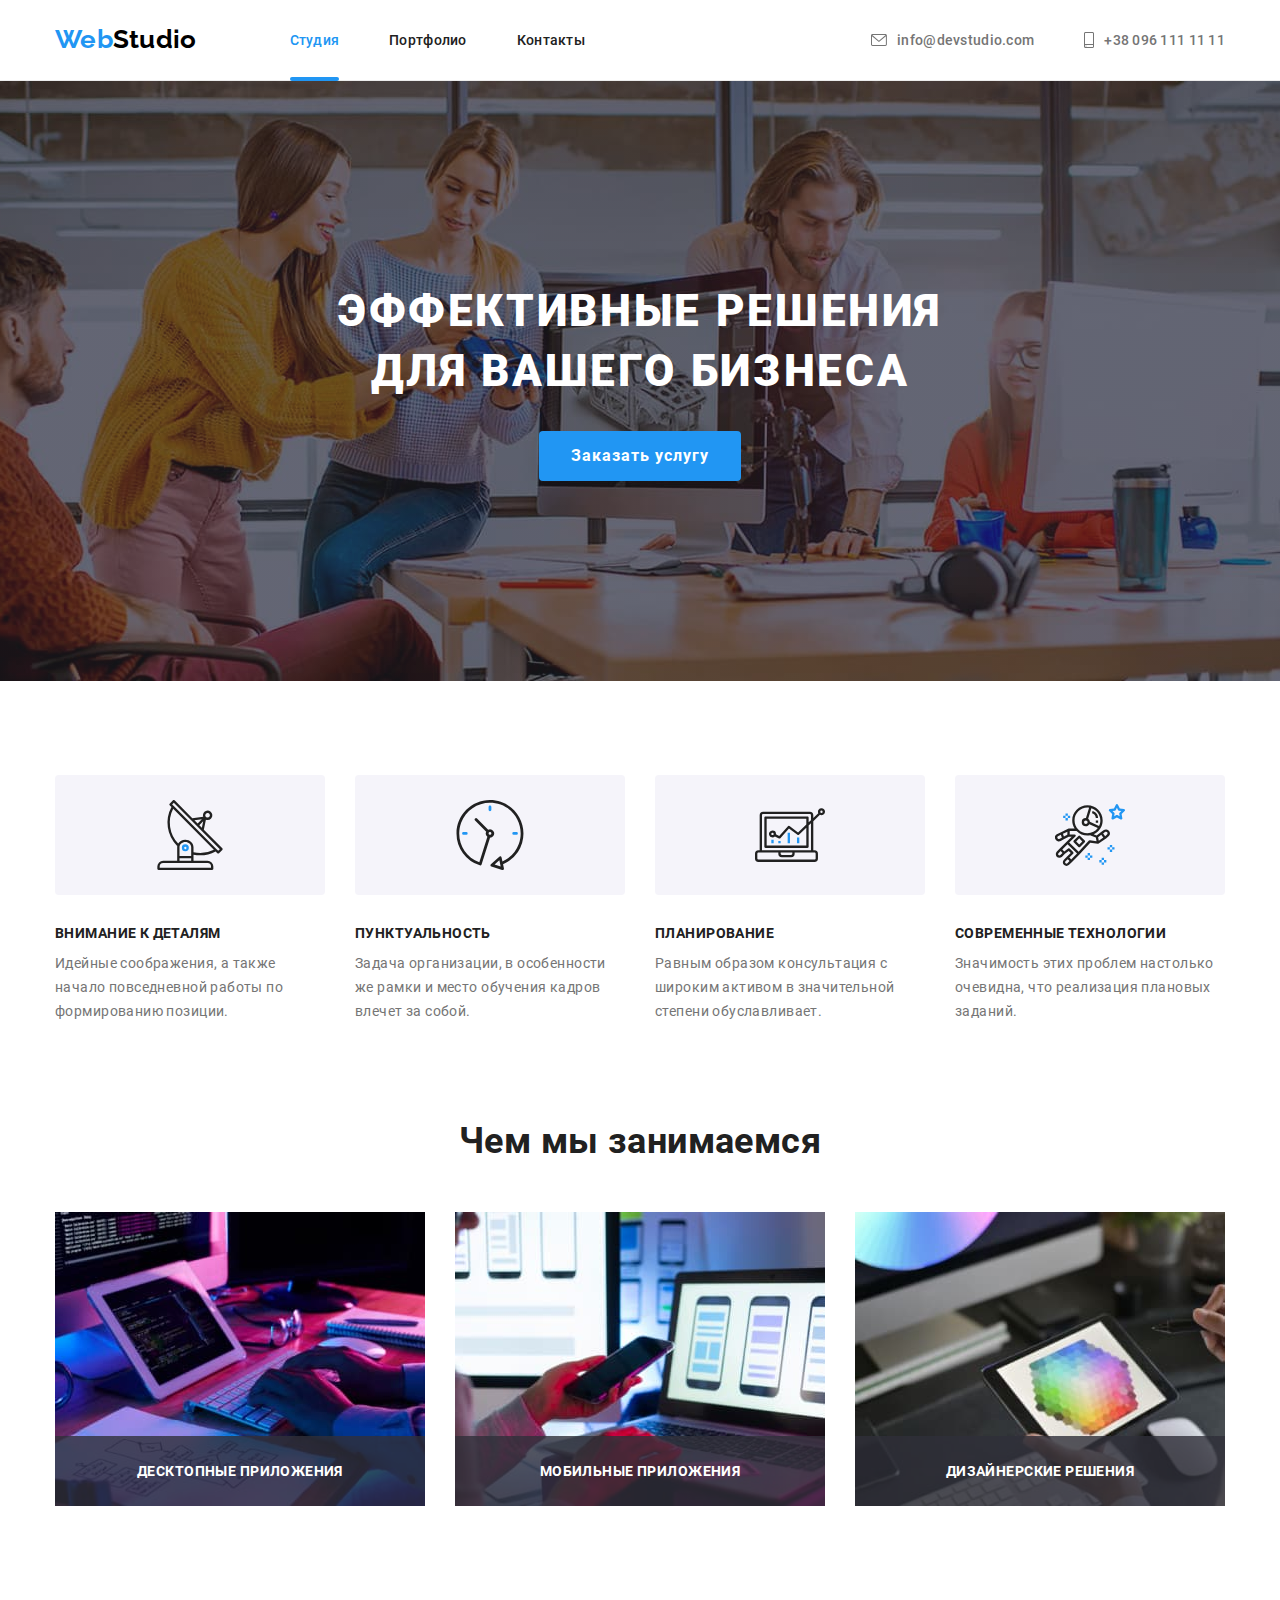
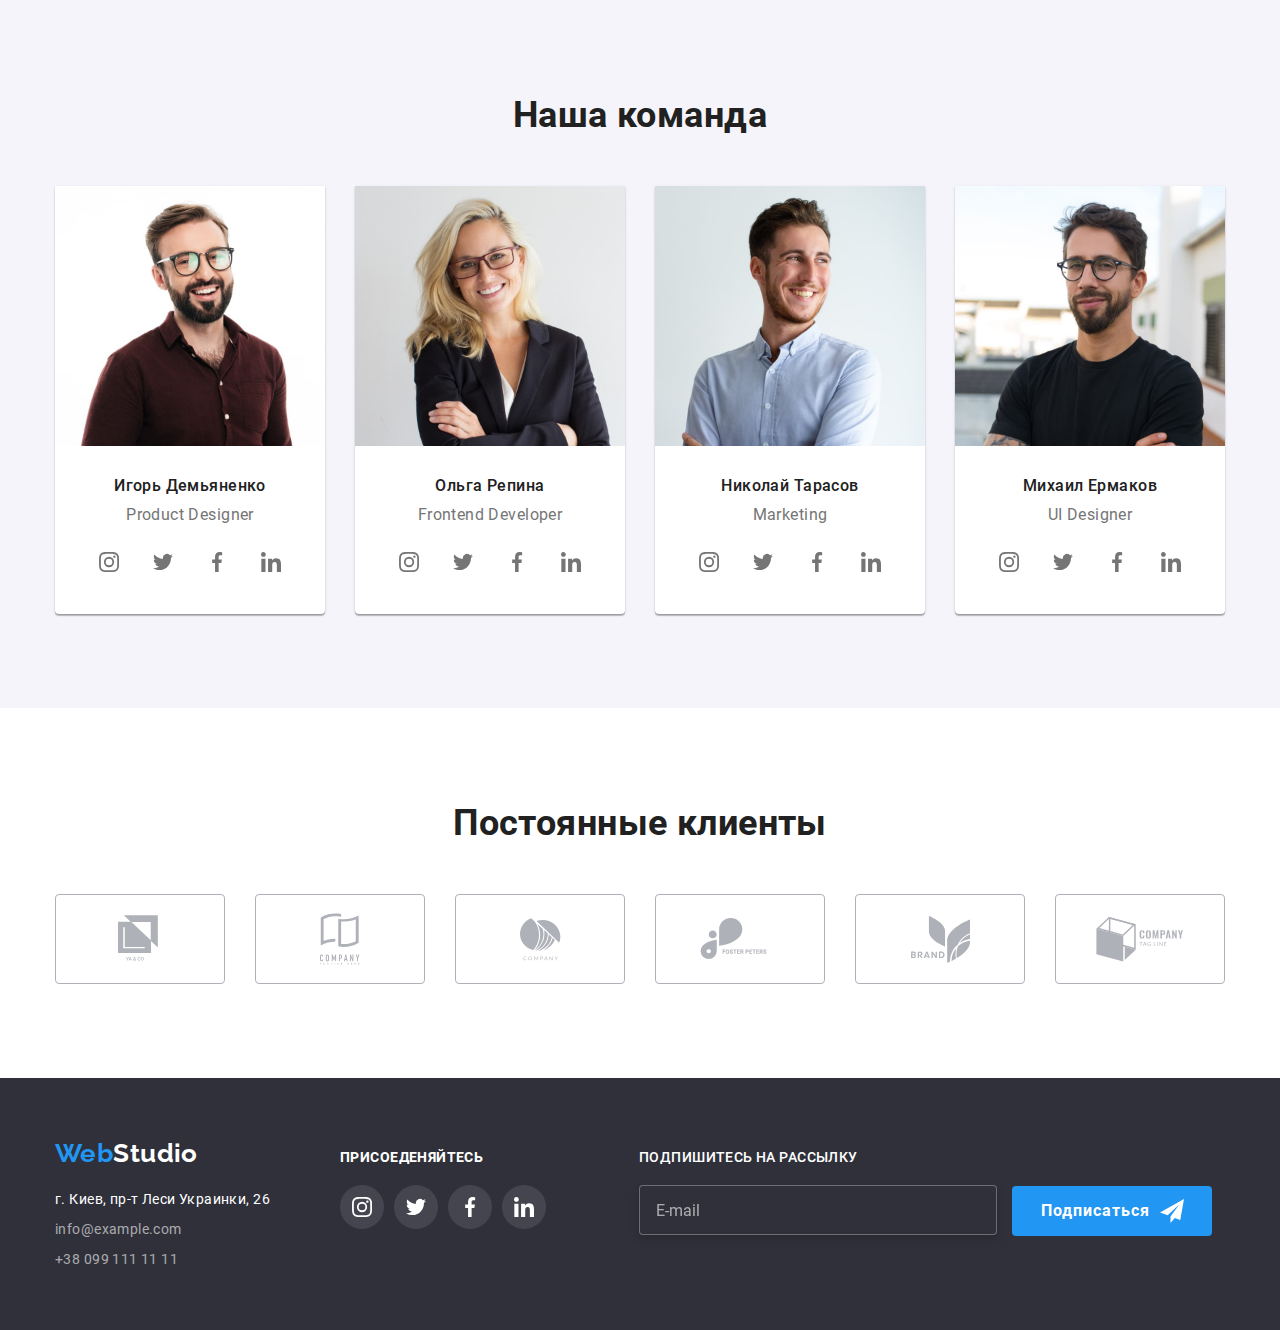
<file: index.html>
<!DOCTYPE html>
<html lang="ru">
  <head>
    <meta charset="UTF-8" />
    <meta name="viewport" content="width=device-width, initial-scale=1.0" />
    <title>WebStudio</title>
    <link rel="stylesheet" href="./css/main.min.css" />
  </head>

  <body class="page">
    <!-- Верхняя линия сайта -->
    <header class="menu" id="home-page">
      <div class="menu__box container">
        <nav class="nav">
          <!-- Логотип компании -->
          <a class="logo link" href="#home-page">
            <span class="logo__accent">Web</span>Studio
          </a>

          <ul class="site-nav list">
            <li class="site-nav__item">
              <a
                class="site-nav__link site-nav__link--active link"
                href="#home-page"
                >Студия</a
              >
            </li>
            <li class="site-nav__item">
              <a class="site-nav__link link" href="./portfolio.html"
                >Портфолио</a
              >
            </li>
            <li class="site-nav__item">
              <a class="site-nav__link link" href="#">Контакты</a>
            </li>
          </ul>
        </nav>

        <ul class="communications list">
          <li class="communications__item">
            <a
              class="communications__link link"
              href="mailto:info@devstudio.com"
            >
              <svg class="communications__icon communications__envelope">
                <use href="./images/svg/sprite.svg#envelope"></use>
              </svg>
              info@devstudio.com</a
            >
          </li>
          <li class="communications__item">
            <a class="communications__link link" href="tel:+38-096-111-11-11">
              <svg class="communications__icon communications__smartphone">
                <use href="./images/svg/sprite.svg#smartphone"></use>
              </svg>
              +38 096 111 11 11</a
            >
          </li>
        </ul>
      </div>
    </header>

    <main>
      <!-- Шапка -->

      <section class="banner">
        <div class="container">
          <h1 class="banner__title">Эффективные решения для вашего бизнеса</h1>
          <button class="banner__button button" data-modal-open type="button">
            Заказать услугу
          </button>
        </div>
      </section>

      <!-- Особенности -->

      <section class="section">
        <div class="container feature">
          <h2 class="section__title visually-hidden">Особенности</h2>

          <ul class="feature__list list">
            <li class="feature__item feature__icon-antenna">
              <h3 class="feature__title">Внимание к деталям</h3>
              <p class="feature__text">
                Идейные соображения, а также начало повседневной работы по
                формированию позиции.
              </p>
            </li>
            <li class="feature__item feature__icon-clock">
              <h3 class="feature__title">Пунктуальность</h3>
              <p class="feature__text">
                Задача организации, в особенности же рамки и место обучения
                кадров влечет за собой.
              </p>
            </li>
            <li class="feature__item feature__icon-diagram">
              <h3 class="feature__title">Планирование</h3>
              <p class="feature__text">
                Равным образом консультация с широким активом в значительной
                степени обуславливает.
              </p>
            </li>
            <li class="feature__item feature__icon-astronaut">
              <h3 class="feature__title">Современные технологии</h3>
              <p class="feature__text">
                Значимость этих проблем настолько очевидна, что реализация
                плановых заданий.
              </p>
            </li>
          </ul>
        </div>
      </section>

      <!-- Чем мы занимаемся -->

      <section class="section">
        <div class="container practice">
          <h2 class="section__title">Чем мы занимаемся</h2>
          <ul class="practice__list list">
            <li class="practice__item">
              <img
                class="practice__image"
                src="./images/box-1.jpg"
                alt="Написание кода программы"
                width="370"
              />
              <div class="practice__box-inside">
                <p class="practice__text">Десктопные приложения</p>
              </div>
            </li>
            <li class="practice__item">
              <img
                class="practice__image"
                src="./images/box-2.jpg"
                alt="Создание структуры программы"
                width="370"
              />
              <div class="practice__box-inside">
                <p class="practice__text">Мобильные приложения</p>
              </div>
            </li>
            <li class="practice__item">
              <img
                class="practice__image"
                src="./images/box-3.jpg"
                alt="Разработка дизайна проэкта"
                width="370"
              />
              <div class="practice__box-inside">
                <p class="practice__text">Дизайнерские решения</p>
              </div>
            </li>
          </ul>
        </div>
      </section>

      <!-- Наша команда -->

      <section class="section team">
        <div class="container team__box">
          <h2 class="section__title">Наша команда</h2>

          <ul class="team__list list">
            <li class="team__item">
              <img
                class="team__image"
                src="./images/product-desinger.jpg"
                alt="Дизайнер продукта"
                width="270"
              />
              <div class="team__text">
                <h3 class="team__title">Игорь Демьяненко</h3>
                <p class="team__career">Product Designer</p>
              </div>

              <ul class="team-social list">
                <li class="team-social__item">
                  <a
                    class="team-social__link link"
                    href="http://www.instagram.com/?hl=ru"
                  >
                    <svg class="team-social__instagram">
                      <use href="./images/svg/sprite.svg#instagram"></use>
                    </svg>
                  </a>
                </li>
                <li class="team-social__item">
                  <a
                    class="team-social__link link"
                    href="http://twitter.com/?lang=ru"
                  >
                    <svg class="team-social__twitter">
                      <use href="./images/svg/sprite.svg#twitter"></use>
                    </svg>
                  </a>
                </li>
                <li class="team-social__item">
                  <a
                    class="team-social__link link"
                    href="http://www.facebook.com/"
                  >
                    <svg class="team-social__facebook">
                      <use href="./images/svg/sprite.svg#facebook"></use>
                    </svg>
                  </a>
                </li>
                <li class="team-social__item">
                  <a
                    class="team-social__link link"
                    href="http://www.linkedin.com/"
                  >
                    <svg class="team-social__linkedin">
                      <use href="./images/svg/sprite.svg#linkedin"></use>
                    </svg>
                  </a>
                </li>
              </ul>
            </li>

            <li class="team__item">
              <img
                class="team__image"
                src="./images/frontend-developer.jpg"
                alt="Фронтенд разработчик"
                width="270"
              />
              <div class="team__text">
                <h3 class="team__title">Ольга Репина</h3>
                <p class="team__career">Frontend Developer</p>
              </div>

              <ul class="team-social list">
                <li class="team-social__item">
                  <a
                    class="team-social__link link"
                    href="http://www.instagram.com/?hl=ru"
                  >
                    <svg class="team-social__instagram">
                      <use href="./images/svg/sprite.svg#instagram"></use>
                    </svg>
                  </a>
                </li>
                <li class="team-social__item">
                  <a
                    class="team-social__link link"
                    href="http://twitter.com/?lang=ru"
                  >
                    <svg class="team-social__twitter">
                      <use href="./images/svg/sprite.svg#twitter"></use>
                    </svg>
                  </a>
                </li>
                <li class="team-social__item">
                  <a
                    class="team-social__link link"
                    href="http://www.facebook.com/"
                  >
                    <svg class="team-social__facebook">
                      <use href="./images/svg/sprite.svg#facebook"></use>
                    </svg>
                  </a>
                </li>
                <li class="team-social__item">
                  <a
                    class="team-social__link link"
                    href="http://www.linkedin.com/"
                  >
                    <svg class="team-social__linkedin">
                      <use href="./images/svg/sprite.svg#linkedin"></use>
                    </svg>
                  </a>
                </li>
              </ul>
            </li>

            <li class="team__item">
              <img
                class="team__image"
                src="./images/marketing.jpg"
                alt="Маркетолог"
                width="270"
              />
              <div class="team__text">
                <h3 class="team__title">Николай Тарасов</h3>
                <p class="team__career">Marketing</p>
              </div>

              <ul class="team-social list">
                <li class="team-social__item">
                  <a
                    class="team-social__link link"
                    href="http://www.instagram.com/?hl=ru"
                  >
                    <svg class="team-social__instagram">
                      <use href="./images/svg/sprite.svg#instagram"></use>
                    </svg>
                  </a>
                </li>
                <li class="team-social__item">
                  <a
                    class="team-social__link link"
                    href="http://twitter.com/?lang=ru"
                  >
                    <svg class="team-social__twitter">
                      <use href="./images/svg/sprite.svg#twitter"></use>
                    </svg>
                  </a>
                </li>
                <li class="team-social__item">
                  <a
                    class="team-social__link link"
                    href="http://www.facebook.com/"
                  >
                    <svg class="team-social__facebook">
                      <use href="./images/svg/sprite.svg#facebook"></use>
                    </svg>
                  </a>
                </li>
                <li class="team-social__item">
                  <a
                    class="team-social__link link"
                    href="http://www.linkedin.com/"
                  >
                    <svg class="team-social__linkedin">
                      <use href="./images/svg/sprite.svg#linkedin"></use>
                    </svg>
                  </a>
                </li>
              </ul>
            </li>

            <li class="team__item">
              <img
                class="team__image"
                src="./images/ui-desinger.jpg"
                alt="Дизайнер пользовательского интерфейса"
                width="270"
              />
              <div class="team__text">
                <h3 class="team__title">Михаил Ермаков</h3>
                <p class="team__career">UI Designer</p>
              </div>

              <ul class="team-social list">
                <li class="team-social__item">
                  <a
                    class="team-social__link link"
                    href="http://www.instagram.com/?hl=ru"
                  >
                    <svg class="team-social__instagram">
                      <use href="./images/svg/sprite.svg#instagram"></use>
                    </svg>
                  </a>
                </li>
                <li class="team-social__item">
                  <a
                    class="team-social__link link"
                    href="http://twitter.com/?lang=ru"
                  >
                    <svg class="team-social__twitter">
                      <use href="./images/svg/sprite.svg#twitter"></use>
                    </svg>
                  </a>
                </li>
                <li class="team-social__item">
                  <a
                    class="team-social__link link"
                    href="http://www.facebook.com/"
                  >
                    <svg class="team-social__facebook">
                      <use href="./images/svg/sprite.svg#facebook"></use>
                    </svg>
                  </a>
                </li>
                <li class="team-social__item">
                  <a
                    class="team-social__link link"
                    href="http://www.linkedin.com/"
                  >
                    <svg class="team-social__linkedin">
                      <use href="./images/svg/sprite.svg#linkedin"></use>
                    </svg>
                  </a>
                </li>
              </ul>
            </li>
          </ul>
        </div>
      </section>

      <!-- Постоянные клиенты -->

      <section class="section">
        <div class="container clients">
          <h2 class="clients__title">Постоянные клиенты</h2>
          <ul class="clients__list list">
            <li class="clients__item">
              <a class="clients__link link" href="#">
                <svg class="clients__company client-icon">
                  <use href="./images/svg/sprite.svg#logo-1"></use>
                </svg>
              </a>
            </li>
            <li class="clients__item">
              <a class="clients__link link" href="#">
                <svg class="clients__company client-icon">
                  <use href="./images/svg/sprite.svg#logo-2"></use>
                </svg>
              </a>
            </li>
            <li class="clients__item">
              <a class="clients__link link" href="#">
                <svg class="clients__company client-icon">
                  <use href="./images/svg/sprite.svg#logo-3"></use>
                </svg>
              </a>
            </li>
            <li class="clients__item">
              <a class="clients__link link" href="#">
                <svg class="clients__company client-icon">
                  <use href="./images/svg/sprite.svg#logo-4"></use>
                </svg>
              </a>
            </li>
            <li class="clients__item">
              <a class="clients__link link" href="#">
                <svg class="clients__company client-icon">
                  <use href="./images/svg/sprite.svg#logo-5"></use>
                </svg>
              </a>
            </li>
            <li class="clients__item">
              <a class="clients__link link" href="#">
                <svg class="clients__company client-icon">
                  <use href="./images/svg/sprite.svg#logo-6"></use>
                </svg>
              </a>
            </li>
          </ul>
        </div>
      </section>
    </main>

    <!-- Футер -->

    <footer class="footer">
      <div class="container footer__box">
        <div class="main-address">
          <a class="logo link" href="#home-page">
            <p class="main-address__text">
              <span class="logo__accent">Web</span>Studio
            </p>
          </a>

          <!-- Адрес -->

          <address class="address">
            <ul class="address__list list">
              <li class="address__item">
                <p class="address__text">г. Киев, пр-т Леси Украинки, 26</p>
              </li>
              <li class="address__item">
                <a class="address__link link" href="mailto:info@example.com"
                  >info@example.com</a
                >
              </li>
              <li class="address__item">
                <a class="address__link link" href="tel:+38-099-111-11-11"
                  >+38 099 111 11 11</a
                >
              </li>
            </ul>
          </address>
        </div>

        <!-- Социальные ссылки -->

        <div class="social">
          <h2 class="social__title">Присоеденяйтесь</h2>
          <ul class="social__list list">
            <li class="social__item">
              <a
                class="social__link social__instagram-link link"
                href="https://www.instagram.com/?hl=ru"
              ></a>
            </li>
            <li class="social__item">
              <a
                class="social__link social__twitter-link link"
                href="https://twitter.com/?lang=ru"
              ></a>
            </li>
            <li class="social__item">
              <a
                class="social__link social__facebook-link link"
                href="https://www.facebook.com/"
              ></a>
            </li>
            <li class="social__item">
              <a
                class="social__link social__linkedin-link link"
                href="https://www.linkedin.com/"
              ></a>
            </li>
          </ul>
        </div>

        <!--  Подписка на рассылку -->

        <div class="subscription">
          <h2 class="subscription__title">Подпишитесь на рассылку</h2>
          <form class="subscription__form" action="#">
            <input
              type="email"
              class="subscription__input"
              name="subscripe-mail"
              placeholder="E-mail"
              pattern="[a-z0-9._%+-]+@[a-z0-9.-]+\.[a-z]{2,}$"
              autocomplete="off"
              required
            />
            <button type="submit" class="subscription__button button">
              Подписаться
            </button>
          </form>
        </div>
      </div>
    </footer>

    <!-- Модальное окно -->

    <div class="backdrop is-hidden" data-modal>
      <div class="modal">
        <button class="button-close" data-modal-close type="button">
          <svg class="button-close__svg">
            <use href="./images/svg/sprite.svg#btn-close"></use>
          </svg>
        </button>

        <h2 class="modal__title">Оставьте свои данные, мы вам перезвоним</h2>
        <form class="modal__form" action="#">
          <label class="modal__form-field">
            <span class="modal__form-label">Имя</span>
            <input
              type="text"
              class="modal__form-input"
              name="user-name"
              pattern="^[A-Za-zА-Яа-яЁё\s]+$"
              autocomplete="off"
              placeholder="Имя"
              required
            />
            <svg class="modal__form-icon">
              <use href="./images/svg/sprite.svg#person-black-18dp"></use>
            </svg>
          </label>

          <label class="modal__form-field">
            <span class="modal__form-label">Телефон</span>
            <input
              type="tel"
              class="modal__form-input"
              name="user-phone"
              pattern="[0-9]{10,12}"
              autocomplete="off"
              placeholder="Телефон"
              required
            />
            <svg class="modal__form-icon">
              <use href="./images/svg/sprite.svg#phone-black-18dp"></use>
            </svg>
          </label>

          <label class="modal__form-field">
            <span class="modal__form-label">Почта</span>
            <input
              type="email"
              class="modal__form-input"
              name="user-mail"
              pattern="[a-z0-9._%+-]+@[a-z0-9.-]+\.[a-z]{2,}$"
              autocomplete="off"
              placeholder="Почта"
              required
            />
            <svg class="modal__form-icon">
              <use href="./images/svg/sprite.svg#email-black-18dp"></use>
            </svg>
          </label>

          <label class="modal__form-field">
            <span class="modal__form-label">Комментарий</span>
            <textarea
              class="modal__form-textarea modal__form-input"
              name="user-message"
              rows="6"
              placeholder="Введите текст"
            ></textarea>
          </label>

          <label class="modal__form-checkbox">
            <input
              type="checkbox"
              class="modal__form-checkbox-input visually-hidden"
              name="checkbox"
              required
            />
            <span class="modal__checkbox-icon"></span>
            <span class="modal__form-checkbox-text"
              >Соглашаюсь с рассылкой и принимаю</span
            >
            <a class="modal__form-checkbox-link link" href="#"
              >Условия договора</a
            >
          </label>

          <button type="submit" class="modal__form-button button">
            Отправить
          </button>
        </form>
      </div>
    </div>

    <script src="./js/modal.js"></script>
  </body>
</html>
</file>
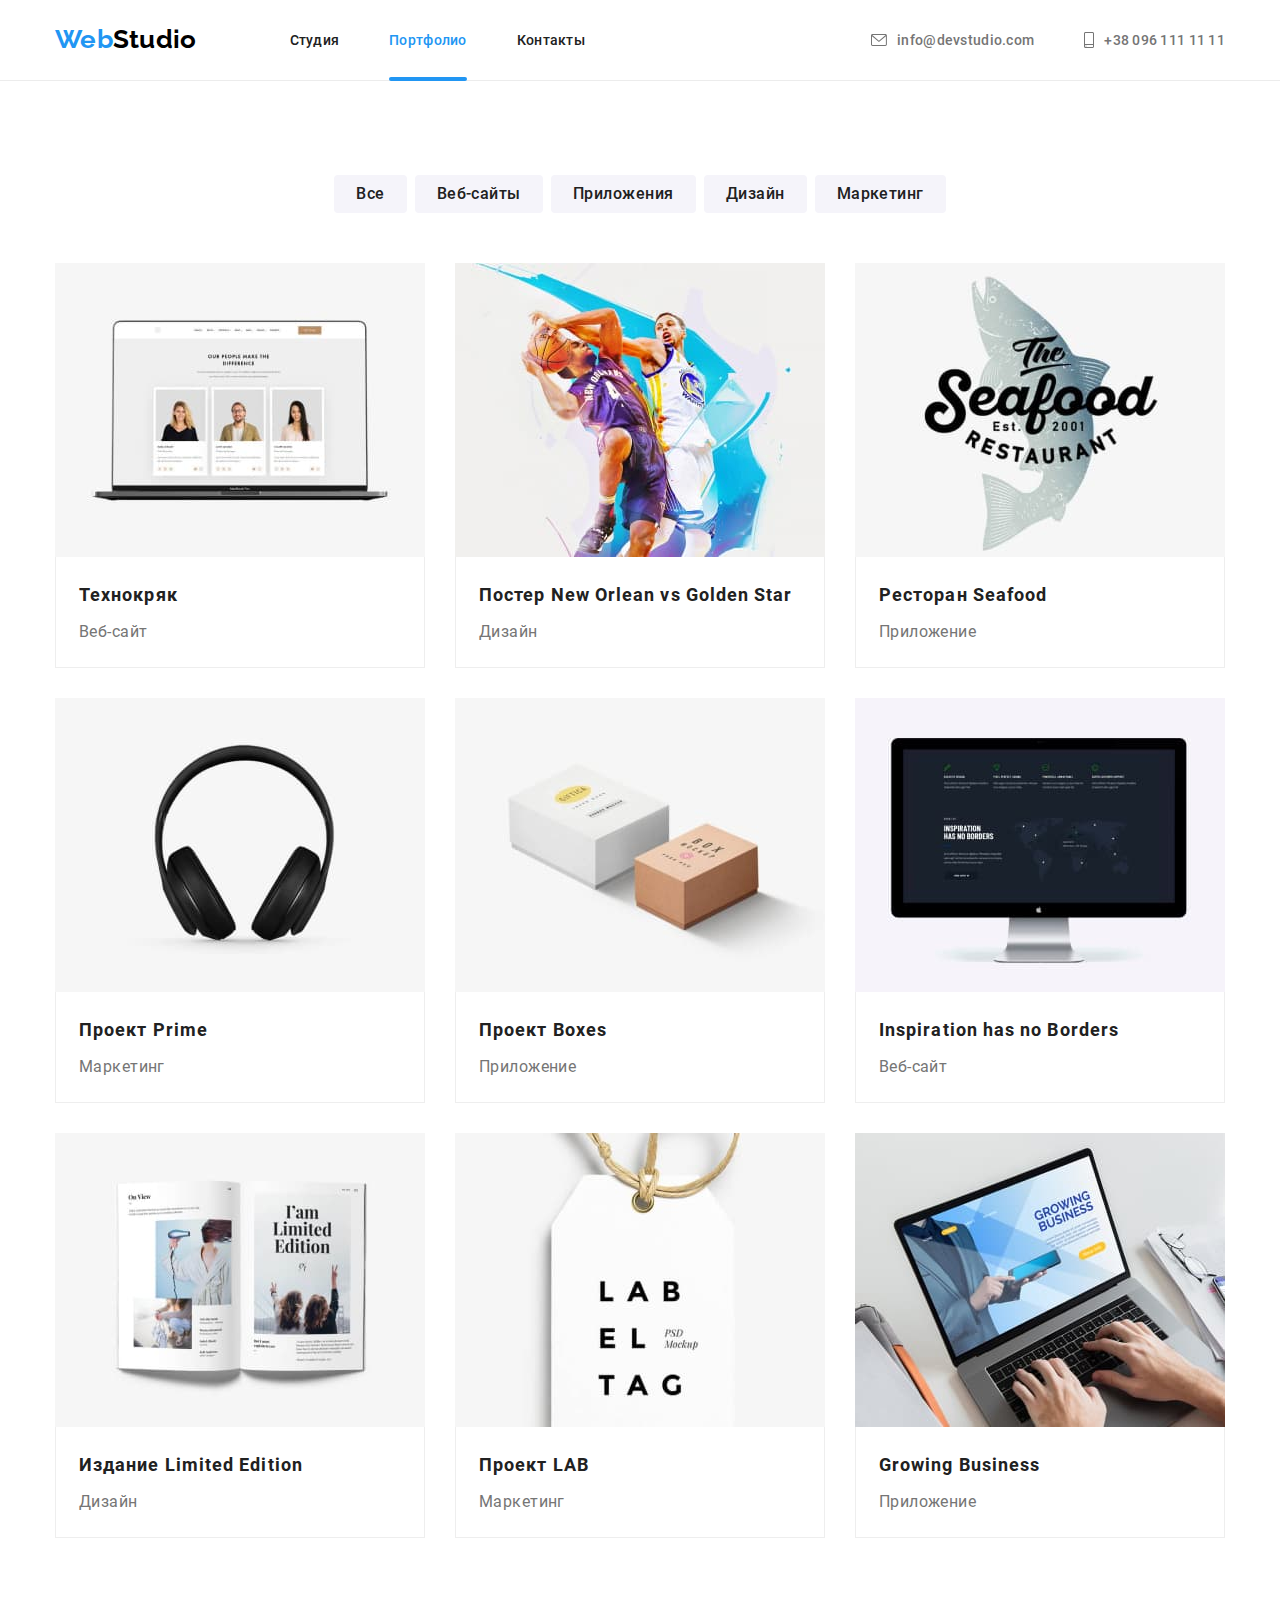
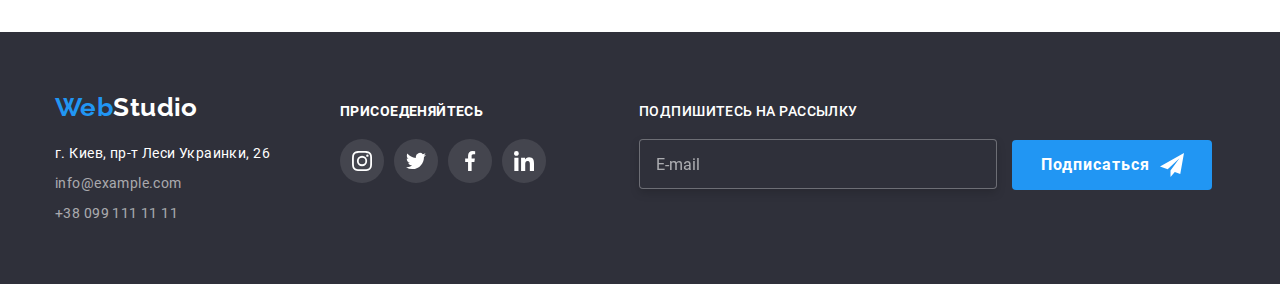
<file: portfolio.html>
<!DOCTYPE html>
<html lang="ru">
  <head>
    <meta charset="UTF-8" />
    <meta name="viewport" content="width=device-width, initial-scale=1.0" />
    <title>Portfolio Webstudio</title>
    <link rel="stylesheet" href="./css/main.min.css" />
  </head>

  <body class="page">
    <!-- Верхняя линия сайта -->
    <header class="menu" id="portfolio-page">
      <div class="menu__box container">
        <nav class="nav">
          <!-- Логотип компании -->
          <a class="logo link" href="./index.html">
            <span class="logo__accent">Web</span>Studio
          </a>

          <ul class="site-nav list">
            <li class="site-nav__item">
              <a class="site-nav__link link" href="./index.html">Студия</a>
            </li>
            <li class="site-nav__item">
              <a
                class="site-nav__link site-nav__link--active link"
                href="#portfolio-page"
                >Портфолио</a
              >
            </li>
            <li class="site-nav__item">
              <a class="site-nav__link link" href="#">Контакты</a>
            </li>
          </ul>
        </nav>

        <ul class="communications list">
          <li class="communications__item">
            <a
              class="communications__link link"
              href="mailto:info@devstudio.com"
            >
              <svg class="communications__icon communications__envelope">
                <use href="./images/svg/sprite.svg#envelope"></use>
              </svg>
              info@devstudio.com</a
            >
          </li>
          <li class="communications__item">
            <a class="communications__link link" href="tel:+38-096-111-11-11">
              <svg class="communications__icon communications__smartphone">
                <use href="./images/svg/sprite.svg#smartphone"></use>
              </svg>
              +38 096 111 11 11</a
            >
          </li>
        </ul>
      </div>
    </header>

    <main>
      <!-- Портфолио -->

      <div class="container">
        <section class="filter">
          <h1 class="visually-hidden">Портфолио</h1>

          <!-- Фильтр проэктов -->

          <ul class="filter__button list">
            <li class="filter__item">
              <button class="filter__btn button" type="button">Все</button>
            </li>
            <li class="filter__item">
              <button class="filter__btn button" type="button">
                Веб-сайты
              </button>
            </li>
            <li class="filter__item">
              <button class="filter__btn button" type="button">
                Приложения
              </button>
            </li>
            <li class="filter__item">
              <button class="filter__btn button" type="button">Дизайн</button>
            </li>
            <li class="filter__item">
              <button class="filter__btn button" type="button">
                Маркетинг
              </button>
            </li>
          </ul>

          <!-- Каталог проэктов -->

          <div class="catalog">
            <ul class="catalog__list list">
              <li class="catalog__item">
                <a class="link" href="#">
                  <div class="catalog__description">
                    <img
                      class="catalog__image"
                      src="./images/techno.jpg"
                      alt="Сайт компании Технокряк"
                      width="370"
                    />
                    <div class="catalog__description-pullout">
                      <p class="catalog__description-text">
                        Технокряк это современная площадка распространения
                        коронавируса. Компании используют эту платформу для
                        цифрового шпионажа и атак на защищённые сервера
                        конкурентов.
                      </p>
                    </div>
                  </div>
                  <div class="catalog__text">
                    <h2 class="catalog__title">Технокряк</h2>
                    <p class="catalog__project">Веб-сайт</p>
                  </div>
                </a>
              </li>

              <li class="catalog__item">
                <a class="link" href="#">
                  <div class="catalog__description">
                    <img
                      class="catalog__image"
                      src="./images/poster-orlean-star.jpg"
                      alt="Игра New Orlean против Golden Star"
                      width="370"
                    />
                    <div class="catalog__description-pullout">
                      <p class="catalog__description-text">
                        Технокряк это современная площадка распространения
                        коронавируса. Компании используют эту платформу для
                        цифрового шпионажа и атак на защищённые сервера
                        конкурентов.
                      </p>
                    </div>
                  </div>
                  <div class="catalog__text">
                    <h2 class="catalog__title">
                      Постер New Orlean vs Golden Star
                    </h2>
                    <p class="catalog__project">Дизайн</p>
                  </div>
                </a>
              </li>

              <li class="catalog__item">
                <a class="link" href="#">
                  <div class="catalog__description">
                    <img
                      class="catalog__image"
                      src="./images/restaurant-seafood.jpg"
                      alt="Ресторан Seafood"
                      width="370"
                    />
                    <div class="catalog__description-pullout">
                      <p class="catalog__description-text">
                        Технокряк это современная площадка распространения
                        коронавируса. Компании используют эту платформу для
                        цифрового шпионажа и атак на защищённые сервера
                        конкурентов.
                      </p>
                    </div>
                  </div>
                  <div class="catalog__text">
                    <h2 class="catalog__title">Ресторан Seafood</h2>
                    <p class="catalog__project">Приложение</p>
                  </div>
                </a>
              </li>

              <li class="catalog__item">
                <a class="link" href="#">
                  <div class="catalog__description">
                    <img
                      class="catalog__image"
                      src="./images/prime.jpg"
                      alt="Проект Prime"
                      width="370"
                    />
                    <div class="catalog__description-pullout">
                      <p class="catalog__description-text">
                        Технокряк это современная площадка распространения
                        коронавируса. Компании используют эту платформу для
                        цифрового шпионажа и атак на защищённые сервера
                        конкурентов.
                      </p>
                    </div>
                  </div>
                  <div class="catalog__text">
                    <h2 class="catalog__title">Проект Prime</h2>
                    <p class="catalog__project">Маркетинг</p>
                  </div>
                </a>
              </li>

              <li class="catalog__item">
                <a class="link" href="#">
                  <div class="catalog__description">
                    <img
                      class="catalog__image"
                      src="./images/boxes.jpg"
                      alt="Проект Boxes"
                      width="370"
                    />
                    <div class="catalog__description-pullout">
                      <p class="catalog__description-text">
                        Технокряк это современная площадка распространения
                        коронавируса. Компании используют эту платформу для
                        цифрового шпионажа и атак на защищённые сервера
                        конкурентов.
                      </p>
                    </div>
                  </div>
                  <div class="catalog__text">
                    <h2 class="catalog__title">Проект Boxes</h2>
                    <p class="catalog__project">Приложение</p>
                  </div>
                </a>
              </li>

              <li class="catalog__item">
                <a class="link" href="#">
                  <div class="catalog__description">
                    <img
                      class="catalog__image"
                      src="./images/inspiration.jpg"
                      alt="У вдохновения нет границ"
                      width="370"
                    />
                    <div class="catalog__description-pullout">
                      <p class="catalog__description-text">
                        Технокряк это современная площадка распространения
                        коронавируса. Компании используют эту платформу для
                        цифрового шпионажа и атак на защищённые сервера
                        конкурентов.
                      </p>
                    </div>
                  </div>
                  <div class="catalog__text">
                    <h2 class="catalog__title">Inspiration has no Borders</h2>
                    <p class="catalog__project">Веб-сайт</p>
                  </div>
                </a>
              </li>

              <li class="catalog__item">
                <a class="link" href="#">
                  <div class="catalog__description">
                    <img
                      class="catalog__image"
                      src="./images/limited-edition.jpg"
                      alt="Издание Limited Edition"
                      width="370"
                    />
                    <div class="catalog__description-pullout">
                      <p class="catalog__description-text">
                        Технокряк это современная площадка распространения
                        коронавируса. Компании используют эту платформу для
                        цифрового шпионажа и атак на защищённые сервера
                        конкурентов.
                      </p>
                    </div>
                  </div>
                  <div class="catalog__text">
                    <h2 class="catalog__title">Издание Limited Edition</h2>
                    <p class="catalog__project">Дизайн</p>
                  </div>
                </a>
              </li>

              <li class="catalog__item">
                <a class="link" href="#">
                  <div class="catalog__description">
                    <img
                      class="catalog__image"
                      src="./images/lab.jpg"
                      alt="Проект LAB"
                      width="370"
                    />
                    <div class="catalog__description-pullout">
                      <p class="catalog__description-text">
                        Технокряк это современная площадка распространения
                        коронавируса. Компании используют эту платформу для
                        цифрового шпионажа и атак на защищённые сервера
                        конкурентов.
                      </p>
                    </div>
                  </div>
                  <div class="catalog__text">
                    <h2 class="catalog__title">Проект LAB</h2>
                    <p class="catalog__project">Маркетинг</p>
                  </div>
                </a>
              </li>

              <li class="catalog__item">
                <a class="link" href="#">
                  <div class="catalog__description">
                    <img
                      class="catalog__image"
                      src="./images/growing-business.jpg"
                      alt="Растущий бизнес"
                      width="370"
                    />
                    <div class="catalog__description-pullout">
                      <p class="catalog__description-text">
                        Технокряк это современная площадка распространения
                        коронавируса. Компании используют эту платформу для
                        цифрового шпионажа и атак на защищённые сервера
                        конкурентов.
                      </p>
                    </div>
                  </div>
                  <div class="catalog__text">
                    <h2 class="catalog__title">Growing Business</h2>
                    <p class="catalog__project">Приложение</p>
                  </div>
                </a>
              </li>
            </ul>
          </div>
        </section>
      </div>
    </main>

    <!-- Футер -->

    <footer class="footer">
      <div class="container footer__box">
        <div class="main-address">
          <a class="logo link" href="./index.html">
            <p class="main-address__text">
              <span class="logo__accent">Web</span>Studio
            </p>
          </a>

          <!-- Адрес -->

          <address class="address">
            <ul class="address__list list">
              <li class="address__item">
                <p class="address__text">г. Киев, пр-т Леси Украинки, 26</p>
              </li>
              <li class="address__item">
                <a class="address__link link" href="mailto:info@example.com"
                  >info@example.com</a
                >
              </li>
              <li class="address__item">
                <a class="address__link link" href="tel:+38-099-111-11-11"
                  >+38 099 111 11 11</a
                >
              </li>
            </ul>
          </address>
        </div>

        <!-- Социальные ссылки -->

        <div class="social">
          <h2 class="social__title">Присоеденяйтесь</h2>
          <ul class="social__list list">
            <li class="social__item">
              <a
                class="social__link social__instagram-link link"
                href="https://www.instagram.com/?hl=ru"
              ></a>
            </li>
            <li class="social__item">
              <a
                class="social__link social__twitter-link link"
                href="https://twitter.com/?lang=ru"
              ></a>
            </li>
            <li class="social__item">
              <a
                class="social__link social__facebook-link link"
                href="https://www.facebook.com/"
              ></a>
            </li>
            <li class="social__item">
              <a
                class="social__link social__linkedin-link link"
                href="https://www.linkedin.com/"
              ></a>
            </li>
          </ul>
        </div>

        <!--  Подписка на рассылку -->

        <div class="subscription">
          <h2 class="subscription__title">Подпишитесь на рассылку</h2>
          <form class="subscription__form" action="#">
            <input
              type="email"
              class="subscription__input"
              name="subscripe-mail"
              placeholder="E-mail"
              pattern="[a-z0-9._%+-]+@[a-z0-9.-]+\.[a-z]{2,}$"
              autocomplete="off"
              required
            />
            <button type="submit" class="subscription__button button">
              Подписаться
            </button>
          </form>
        </div>
      </div>
    </footer>
  </body>
</html>
</file>
<file: css/main.min.css>
/*! modern-normalize v1.0.0 | MIT License | https://github.com/sindresorhus/modern-normalize */*,*::before,*::after{box-sizing:border-box}:root{-moz-tab-size:4;tab-size:4}html{line-height:1.15;-webkit-text-size-adjust:100%}body{margin:0}body{font-family:system-ui,-apple-system,"Segoe UI",Roboto,Helvetica,Arial,sans-serif,"Apple Color Emoji","Segoe UI Emoji"}hr{height:0;color:inherit}abbr[title]{text-decoration:underline dotted}b,strong{font-weight:bolder}code,kbd,samp,pre{font-family:ui-monospace, SFMono-Regular, Consolas, "Liberation Mono", Menlo, monospace;font-size:1em}small{font-size:80%}sub,sup{font-size:75%;line-height:0;position:relative;vertical-align:baseline}sub{bottom:-0.25em}sup{top:-0.5em}table{text-indent:0;border-color:inherit}button,input,optgroup,select,textarea{font-family:inherit;font-size:100%;line-height:1.15;margin:0}button,select{text-transform:none}button,[type="button"],[type="reset"],[type="submit"]{-webkit-appearance:button}::-moz-focus-inner{border-style:none;padding:0}:-moz-focusring{outline:1px dotted ButtonText}:-moz-ui-invalid{box-shadow:none}legend{padding:0}progress{vertical-align:baseline}::-webkit-inner-spin-button,::-webkit-outer-spin-button{height:auto}[type="search"]{-webkit-appearance:textfield;outline-offset:-2px}::-webkit-search-decoration{-webkit-appearance:none}::-webkit-file-upload-button{-webkit-appearance:button;font:inherit}summary{display:list-item}@font-face{font-family:"Raleway";font-style:normal;font-weight:700;src:url("../fonts/raleway-v17-latin_cyrillic-700.eot");src:local(""),url("../fonts/raleway-v17-latin_cyrillic-700.eot?#iefix") format("embedded-opentype"),url("../fonts/raleway-v17-latin_cyrillic-700.woff2") format("woff2"),url("../fonts/raleway-v17-latin_cyrillic-700.woff") format("woff"),url("../fonts/raleway-v17-latin_cyrillic-700.ttf") format("truetype"),url("../fonts/raleway-v17-latin_cyrillic-700.svg#Raleway") format("svg")}@font-face{font-family:"Roboto";font-style:normal;font-weight:400;src:url("../fonts/roboto-v20-latin_cyrillic-regular.eot");src:local("Roboto"),local("Roboto-Regular"),url("../fonts/roboto-v20-latin_cyrillic-regular.eot?#iefix") format("embedded-opentype"),url("../fonts/roboto-v20-latin_cyrillic-regular.woff2") format("woff2"),url("../fonts/roboto-v20-latin_cyrillic-regular.woff") format("woff"),url("../fonts/roboto-v20-latin_cyrillic-regular.ttf") format("truetype"),url("../fonts/roboto-v20-latin_cyrillic-regular.svg#Roboto") format("svg")}@font-face{font-family:"Roboto";font-style:normal;font-weight:500;src:url("../fonts/roboto-v20-latin_cyrillic-500.eot");src:local("Roboto Medium"),local("Roboto-Medium"),url("../fonts/roboto-v20-latin_cyrillic-500.eot?#iefix") format("embedded-opentype"),url("../fonts/roboto-v20-latin_cyrillic-500.woff2") format("woff2"),url("../fonts/roboto-v20-latin_cyrillic-500.woff") format("woff"),url("../fonts/roboto-v20-latin_cyrillic-500.ttf") format("truetype"),url("../fonts/roboto-v20-latin_cyrillic-500.svg#Roboto") format("svg")}@font-face{font-family:"Roboto";font-style:normal;font-weight:700;src:url("../fonts/roboto-v20-latin_cyrillic-700.eot");src:local("Roboto Bold"),local("Roboto-Bold"),url("../fonts/roboto-v20-latin_cyrillic-700.eot?#iefix") format("embedded-opentype"),url("../fonts/roboto-v20-latin_cyrillic-700.woff2") format("woff2"),url("../fonts/roboto-v20-latin_cyrillic-700.woff") format("woff"),url("../fonts/roboto-v20-latin_cyrillic-700.ttf") format("truetype"),url("../fonts/roboto-v20-latin_cyrillic-700.svg#Roboto") format("svg")}@font-face{font-family:"Roboto";font-style:normal;font-weight:900;src:url("../fonts/roboto-v20-latin_cyrillic-900.eot");src:local("Roboto Black"),local("Roboto-Black"),url("../fonts/roboto-v20-latin_cyrillic-900.eot?#iefix") format("embedded-opentype"),url("../fonts/roboto-v20-latin_cyrillic-900.woff2") format("woff2"),url("../fonts/roboto-v20-latin_cyrillic-900.woff") format("woff"),url("../fonts/roboto-v20-latin_cyrillic-900.ttf") format("truetype"),url("../fonts/roboto-v20-latin_cyrillic-900.svg#Roboto") format("svg")}html{font-size:calc((10 / 16) * 100%)}.page{background-color:#fff;color:#757575;font-family:Roboto, sans-serif;font-style:normal;font-weight:400;font-size:1.4rem;line-height:calc(24 / 14);letter-spacing:0.03em}.list{padding:0;margin:0;list-style:none}.link{text-decoration:none}.visually-hidden{position:absolute;width:1px;height:1px;margin:-1px;border:0;padding:0;white-space:nowrap;clip-path:inset(100%);clip:rect(0 0 0 0);overflow:hidden}.container{width:1200px;margin-left:auto;margin-right:auto;padding-left:15px;padding-right:15px}.logo{padding-top:24px;padding-bottom:24px;color:#000000;font-family:Raleway, sans-serif;font-weight:700;font-size:2.6rem;line-height:calc(31 / 26)}.logo .link{display:block}.logo__accent{color:#2196f3}.button{font-family:inherit}.banner__button,.modal__form-button,.subscription__button{min-width:200px;height:50px;padding-top:10px;padding-left:32px;padding-right:32px;padding-bottom:10px;border:none;border-radius:4px;background-color:#2196f3;color:#fff;font-weight:700;font-size:1.6rem;line-height:calc(30 / 16);letter-spacing:0.06em;cursor:pointer}.banner__button:hover,.modal__form-button:hover,.subscription__button:hover{background-color:#188ce8}.subscription__button{position:relative;padding-left:29px;text-align:start;transition-property:background-color;transition-duration:250ms;transition-timing-function:cubic-bezier(0.4, 0, 0.2, 1)}.subscription__button::after{position:absolute;top:50%;right:28px;transform:translateY(-50%);display:block;content:"";width:24px;height:24px;background-image:url(../images/svg/icon-send.svg)}.button-close{position:absolute;top:8px;right:8px;display:flex;justify-content:center;align-items:center;width:30px;height:30px;border:1px solid rgba(0,0,0,0.1);border-radius:50%;background-color:#fff;transition-property:fill;transition-duration:250ms;transition-timing-function:cubic-bezier(0.4, 0, 0.2, 1);cursor:pointer}.button-close:hover{fill:#2196f3}.button-close__svg{width:11px;height:11px}.modal__form-button{margin-top:30px;margin-left:auto;margin-right:auto;box-shadow:0px 4px 4px rgba(0,0,0,0.15);transition-property:background-color;transition-duration:250ms;transition-timing-function:cubic-bezier(0.4, 0, 0.2, 1)}.filter__btn{padding:6px 22px;border:transparent;border-radius:4px;background-color:#f5f4fa;color:#212121;font-weight:500;font-size:1.6rem;line-height:calc(26 / 16);letter-spacing:0.03em;cursor:pointer;transition-property:background-color;transition-duration:250ms;transition-timing-function:cubic-bezier(0.4, 0, 0.2, 1)}.filter__btn:hover,.filter__btn:focus,.filter__btn:active{outline-color:transparent;outline-width:0;box-shadow:0px 3px 1px rgba(0,0,0,0.1),0px 1px 2px rgba(0,0,0,0.08),0px 2px 2px rgba(0,0,0,0.12);background-color:#2196f3;color:#fff}.menu{font-weight:500;line-height:calc(16 / 14);letter-spacing:0.02em;border-bottom:1px solid #ececec}.menu__box{display:flex}.nav{display:flex}.site-nav{display:flex;margin-left:93px}.site-nav__item{position:relative}.site-nav__item:not(:last-child){margin-right:50px}.site-nav__item .site-nav__link--active::after{position:absolute;width:100%;height:4px;bottom:-1px;display:block;content:"";background-color:#2196f3;border-radius:2px}.site-nav__link{display:block;padding-top:32px;padding-bottom:32px;color:#212121;transition-property:color;transition-duration:250ms;transition-timing-function:cubic-bezier(0.4, 0, 0.2, 1)}.site-nav__link:hover,.site-nav__link:focus{color:#2196f3}.site-nav__link--active{color:#2196f3}.communications{display:flex;margin-left:auto}.communications__item+.communications__item{margin-left:50px}.communications__link{display:inline-flex;align-items:center;padding-top:32px;padding-bottom:32px;color:#757575;transition-property:color;transition-duration:250ms;transition-timing-function:cubic-bezier(0.4, 0, 0.2, 1)}.communications__link:hover,.communications__link:focus{color:#2196f3}.communications__link:hover .communications__icon{fill:#2196f3}.communications__icon{margin-right:10px;fill:#757575}.communications__envelope{width:16px;height:12px}.communications__smartphone{width:10px;height:16px}.banner{display:flex;flex-direction:column;justify-content:center;align-items:center;margin-left:auto;margin-right:auto;max-width:1600px;height:600px;background-color:#2f303a;background-image:linear-gradient(to right, rgba(47,48,58,0.4), rgba(47,48,58,0.4)),url(../images/banner.jpg);background-position:center}.banner .container{text-align:center}.banner__title{max-width:696px;margin-top:0;margin-left:auto;margin-right:auto;margin-bottom:30px;color:#fff;font-weight:900;font-size:4.4rem;line-height:calc(60 / 44);letter-spacing:0.06em;text-transform:uppercase}.section__title{margin-top:0;margin-bottom:0;color:#212121;font-weight:700;font-size:3.6rem;line-height:calc(42 / 36);text-align:center}.feature{padding-top:94px}.feature__list{display:flex}.feature__title{margin-top:0;margin-bottom:10px;color:#212121;font-weight:700;font-size:1.4rem;line-height:calc(16 / 14);text-transform:uppercase}.feature__item{width:calc((100% - 30px * 3) / 4);padding-bottom:3px}.feature__item:not(:last-child){margin-right:30px}.feature__item::before{display:block;margin-bottom:30px;content:"";height:120px;background-color:#f5f4fa;border-radius:4px;background-repeat:no-repeat;background-position:center}.feature__icon-antenna::before{background-image:url(../images/svg/antenna.svg)}.feature__icon-clock::before{background-image:url(../images/svg/clock.svg)}.feature__icon-diagram::before{background-image:url(../images/svg/diagram.svg)}.feature__icon-astronaut::before{background-image:url(../images/svg/astronaut.svg)}.feature__text{margin-top:0;margin-bottom:0}.practice{padding-top:94px;padding-bottom:94px}.practice__list{display:flex;margin-top:50px}.practice__box-inside{position:absolute;bottom:0;left:0;display:flex;justify-content:center;align-items:center;width:370px;height:70px;background-color:rgba(47,48,58,0.8)}.practice__image{display:block}.practice__item{position:relative;display:block;width:calc((100% - 30px * 2) / 3)}.practice__item:not(:last-child){margin-right:30px}.practice__text{margin-top:0;margin-bottom:0;font-weight:700;line-height:calc(16 / 14);text-align:center;text-transform:uppercase;color:#fff}.team{background-color:#f5f4fa}.team__box{padding-top:94px;padding-bottom:94px}.team__item{display:block;width:calc((100% - 30px * 3) / 4);text-align:center;box-shadow:0px 1px 3px rgba(0,0,0,0.12),0px 1px 1px rgba(0,0,0,0.14),0px 2px 1px rgba(0,0,0,0.2);border-radius:0px 0px 4px 4px;background-color:#fff}.team__list{display:flex;margin-top:50px}.team__list>.team__item:not(:last-child){margin-right:30px}.team__image{display:block}.team__text{padding-top:30px;padding-bottom:16px}.team__title{margin-top:0;margin-bottom:10px;color:#212121;font-weight:500;font-size:1.6rem;line-height:1.19}.team__career{margin-top:0;margin-bottom:0;font-size:1.6rem;line-height:calc(19 / 16)}.team-social{display:flex;justify-content:center;align-items:center}.team-social__item{margin-bottom:30px}.team-social__item+.team-social__item{margin-left:10px}.team-social__link{display:inline-flex;justify-content:center;align-items:center;width:44px;height:44px;fill:#757575;border-radius:50%;color:#757575;transition-property:background-color, fill, color;transition-duration:250ms;transition-timing-function:cubic-bezier(0.4, 0, 0.2, 1)}.team-social__link:hover,.team-social__link:focus{background-color:#2196f3;color:#fff;fill:#fff}.team-social__instagram,.team-social__twitter,.team-social__facebook,.team-social__linkedin{width:20px;height:20px}.clients{padding-top:94px;padding-bottom:94px}.clients__title{margin-top:0;margin-bottom:50px;font-weight:700;font-size:3.6rem;line-height:calc(42 / 36);text-align:center;color:#212121}.clients__list{display:flex}.clients__item{display:flex}.clients__item+.clients__item{margin-left:30px}.clients__item:nth-child(1) .clients__company{width:44px;height:49px}.clients__item:nth-child(2) .clients__company{width:40px;height:52px}.clients__item:nth-child(3) .clients__company{width:41px;height:43px}.clients__item:nth-child(4) .clients__company{width:80px;height:42px}.clients__item:nth-child(5) .clients__company{width:59px;height:47px}.clients__item:nth-child(6) .clients__company{width:88px;height:45px}.client-icon{fill:#afb1b8;transition-property:fill;transition-duration:250ms;transition-timing-function:cubic-bezier(0.4, 0, 0.2, 1)}.clients__link{display:inline-flex;justify-content:center;align-items:center;width:170px;height:90px;border:1px solid #afb1b8;border-radius:4px;transition-property:border-color;transition-duration:250ms;transition-timing-function:cubic-bezier(0.4, 0, 0.2, 1)}.clients__link:hover{border:1px solid #2196f3}.clients__link:hover .client-icon{fill:#2196f3}.footer{padding-top:60px;padding-bottom:60px;background-color:#2f303a;color:#ffffff;line-height:calc(21 / 14)}.footer .logo{display:block;padding-top:0;padding-bottom:0;margin-bottom:20px}.footer__box{display:flex;align-items:baseline}.subscription__title{margin-top:0;margin-bottom:20px;font-weight:500;font-size:1.4rem;line-height:calc(16 / 14);text-transform:uppercase}.subscription__input{width:358px;height:50px;margin-right:12px;padding-left:16px;border:1px solid rgba(255,255,255,0.3);filter:drop-shadow(0px 4px 4px rgba(0,0,0,0.15));border-radius:4px;background-color:#2f303a;font-size:1.6rem;line-height:calc(20 / 16);color:#fff}.subscription__input::placeholder{font-size:1.6rem;line-height:calc(20 / 16);color:rgba(255,255,255,0.6)}.subscription__input:not(:placeholder-shown):focus:invalid{outline-color:red}.main-address{margin-right:70px;max-width:231px}.main-address__text{margin-top:0;margin-bottom:0;color:#ffffff}.address{font-style:normal}.address__link{color:rgba(255,255,255,0.6);transition-property:color;transition-duration:250ms;transition-timing-function:cubic-bezier(0.4, 0, 0.2, 1)}.address__link:hover,.address__link:focus{color:#2196f3}.address__item+.address__item{margin-top:9px}.address__text{margin-top:0;margin-bottom:0}.social{margin-right:93px}.social__title{margin-top:0;margin-bottom:20px;color:#fff;font-weight:700;font-size:1.4rem;line-height:calc(16 / 14);text-transform:uppercase}.social__list{display:flex}.social__item{height:44px}.social__item+.social__item{margin-left:10px}.social__link{display:inline-block;width:44px;height:44px;border-radius:50%;background-color:rgba(255,255,255,0.1);background-repeat:no-repeat;background-position:center;transition-property:background-color;transition-duration:250ms;transition-timing-function:cubic-bezier(0.4, 0, 0.2, 1)}.social__link:hover,.social__link:focus{background-color:#2196f3}.social__instagram-link{background-image:url(../images/svg/instagram.svg)}.social__twitter-link{background-image:url(../images/svg/twitter.svg)}.social__facebook-link{background-image:url(../images/svg/facebook.svg)}.social__linkedin-link{background-image:url(../images/svg/linkedin.svg)}.filter{padding-top:94px;padding-bottom:94px}.filter__button{display:flex;justify-content:center}.filter__item{display:block}.filter__item:not(:last-child){margin-right:8px}.catalog{padding-top:50px}.catalog__list{display:flex;flex-wrap:wrap}.catalog__image{display:block}.catalog__item{display:inline-block;margin-right:30px;margin-bottom:30px;width:calc((100% - 30px * 2) / 3);background-color:#fff}.catalog__item:nth-child(3n){margin-right:0}.catalog__item:nth-last-child(-n+3){margin-bottom:0}.catalog__item:hover .catalog__text{box-shadow:0px 1px 1px rgba(0,0,0,0.12),0px 4px 4px rgba(0,0,0,0.06),1px 4px 6px rgba(0,0,0,0.16)}.catalog__item:hover .catalog__description-pullout{transform:translateY(-100%);opacity:1}.catalog__description{position:relative;overflow:hidden}.catalog__description-pullout{position:absolute;bottom:-100%;left:0;width:100%;height:100%;padding:63px 24px;background:rgba(33,150,243,0.9);transition-property:transform;transition-duration:250ms;transition-timing-function:cubic-bezier(0.4, 0, 0.2, 1);opacity:0}.catalog__description-text{margin-top:0;margin-bottom:0;font-size:1.8rem;line-height:calc(28 / 18);color:#fff}.catalog__text{padding-top:20px;padding-left:23px;padding-right:23px;padding-bottom:20px;border-left:1px solid #eee;border-right:1px solid #eee;border-bottom:1px solid #eee}.catalog__title{margin-top:0;margin-bottom:4px;color:#212121;font-weight:700;font-size:1.8rem;line-height:calc(36 / 18);letter-spacing:0.06em}.catalog__project{margin-top:0;margin-bottom:0;color:#757575;font-size:1.6rem;line-height:calc(30 / 16)}.backdrop.is-hidden{visibility:hidden;opacity:0;pointer-events:none;transition:600ms linear 0.7s}.backdrop{position:fixed;top:0;left:0;width:100%;height:100%;background-color:rgba(0,0,0,0.2)}.is-hidden .modal{top:25%;transform:translate(-150%, -100%) scale(0.1)}.modal{position:absolute;left:50%;top:50%;display:flex;flex-direction:column;justify-content:space-between;width:528px;height:581px;padding:40px 40px;transform:translate(-50%, -50%) scale(1);background:#ffffff;box-shadow:0px 1px 3px rgba(0,0,0,0.12),0px 1px 1px rgba(0,0,0,0.14),0px 2px 1px rgba(0,0,0,0.2);border-radius:4px;transition:transform 300ms linear, scale 500ms linear}.modal__title{margin-top:0;margin-bottom:12px;font-weight:500;font-size:2rem;line-height:calc(23 / 20);text-align:center;color:#212121}.modal__form{display:flex;flex-direction:column}.modal__form-field{position:relative;display:block}.modal__form-field+.modal__form-field{margin-top:10px}.modal__form-label{display:block;margin-bottom:4px;font-size:1.2rem;line-height:calc(14 / 12);letter-spacing:0.01em;color:#757575}.modal__form-input{width:100%;height:40px;padding-left:42px;border:1px solid rgba(33,33,33,0.2);border-radius:4px;transition-property:outline-color, fill;transition-duration:250ms;transition-timing-function:cubic-bezier(0.4, 0, 0.2, 1)}.modal__form-input::placeholder{color:#ffffff}.modal__form-input:not(:placeholder-shown):focus:valid{outline-color:#2196f3;fill:#2196f3}.modal__form-input:not(:placeholder-shown):focus:valid ~ .modal__form-icon{outline-color:#2196f3;fill:#2196f3}.modal__form-input:not(:placeholder-shown):focus:invalid{outline-color:#ff0000;fill:#ff0000}.modal__form-input:not(:placeholder-shown):focus:invalid ~ .modal__form-icon{outline-color:#ff0000;fill:#ff0000}.modal__form-input:focus,.modal__form-input:focus+.modal__form-icon{outline-color:#2196f3;fill:#2196f3}.modal__form-input.modal__form-textarea::placeholder{color:rgba(117,117,117,0.5)}.modal__form-textarea{display:block;height:120px;padding:12px 16px;resize:none;font-size:1.4rem;line-height:calc(16 / 14);letter-spacing:0.01em}.modal__form-checkbox{display:flex;justify-content:space-evenly;align-items:center;margin-top:20px}.modal__checkbox-icon{display:inline-block;width:16px;height:15px;border:2px solid #212121;border-radius:2px;transition-property:background-color, border-color;transition-duration:250ms;transition-timing-function:cubic-bezier(0.4, 0, 0.2, 1)}.modal__form-checkbox-input:checked+.modal__checkbox-icon{background-origin:border-box;background-image:url(../images/svg/icon-check.svg);background-size:contain;background-color:#2196f3;border-color:#2196f3;border-radius:2px}.modal__form-checkbox-text{margin-top:0;margin-bottom:0;color:#757575}.modal__form-checkbox-link{display:block;color:#2196f3;text-decoration-line:underline}.modal__form-icon{position:absolute;top:50%;left:12px;width:18px;height:18px}
/*# sourceMappingURL=main.min.css.map */
</file>
